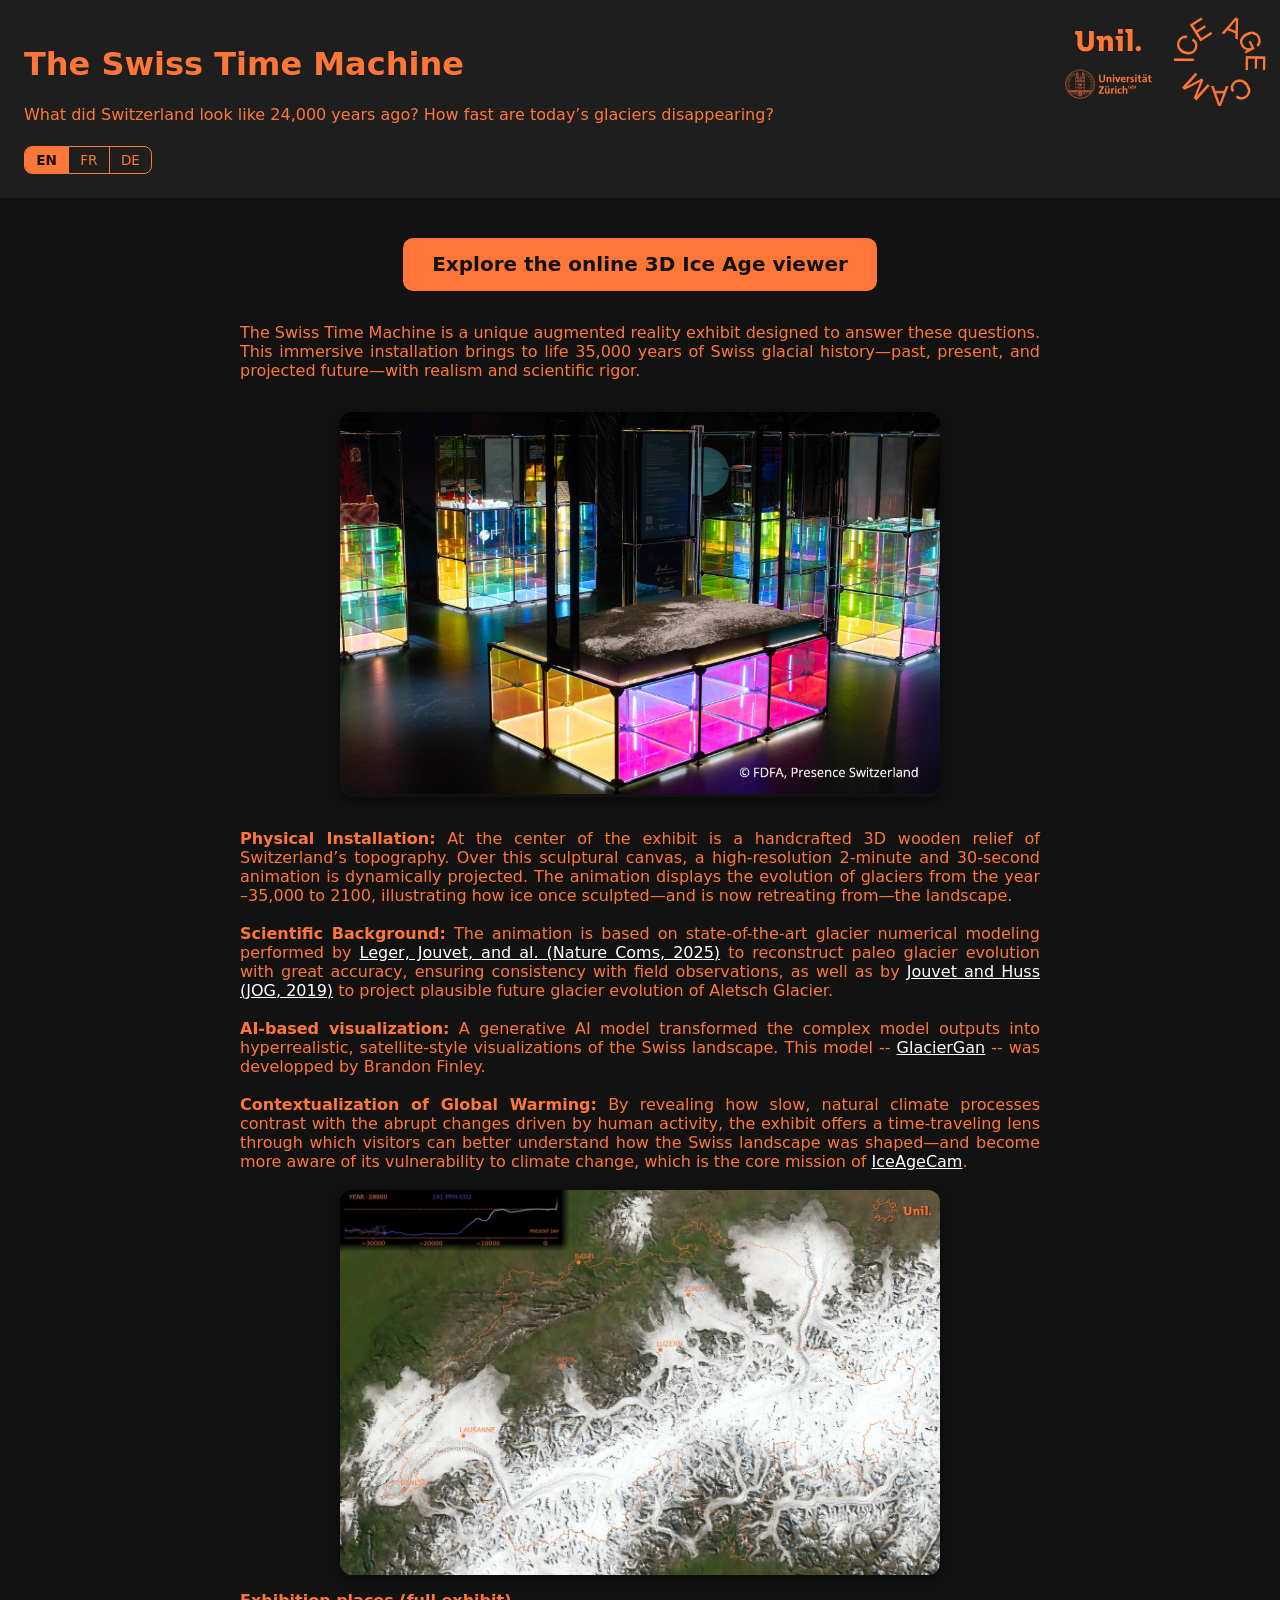
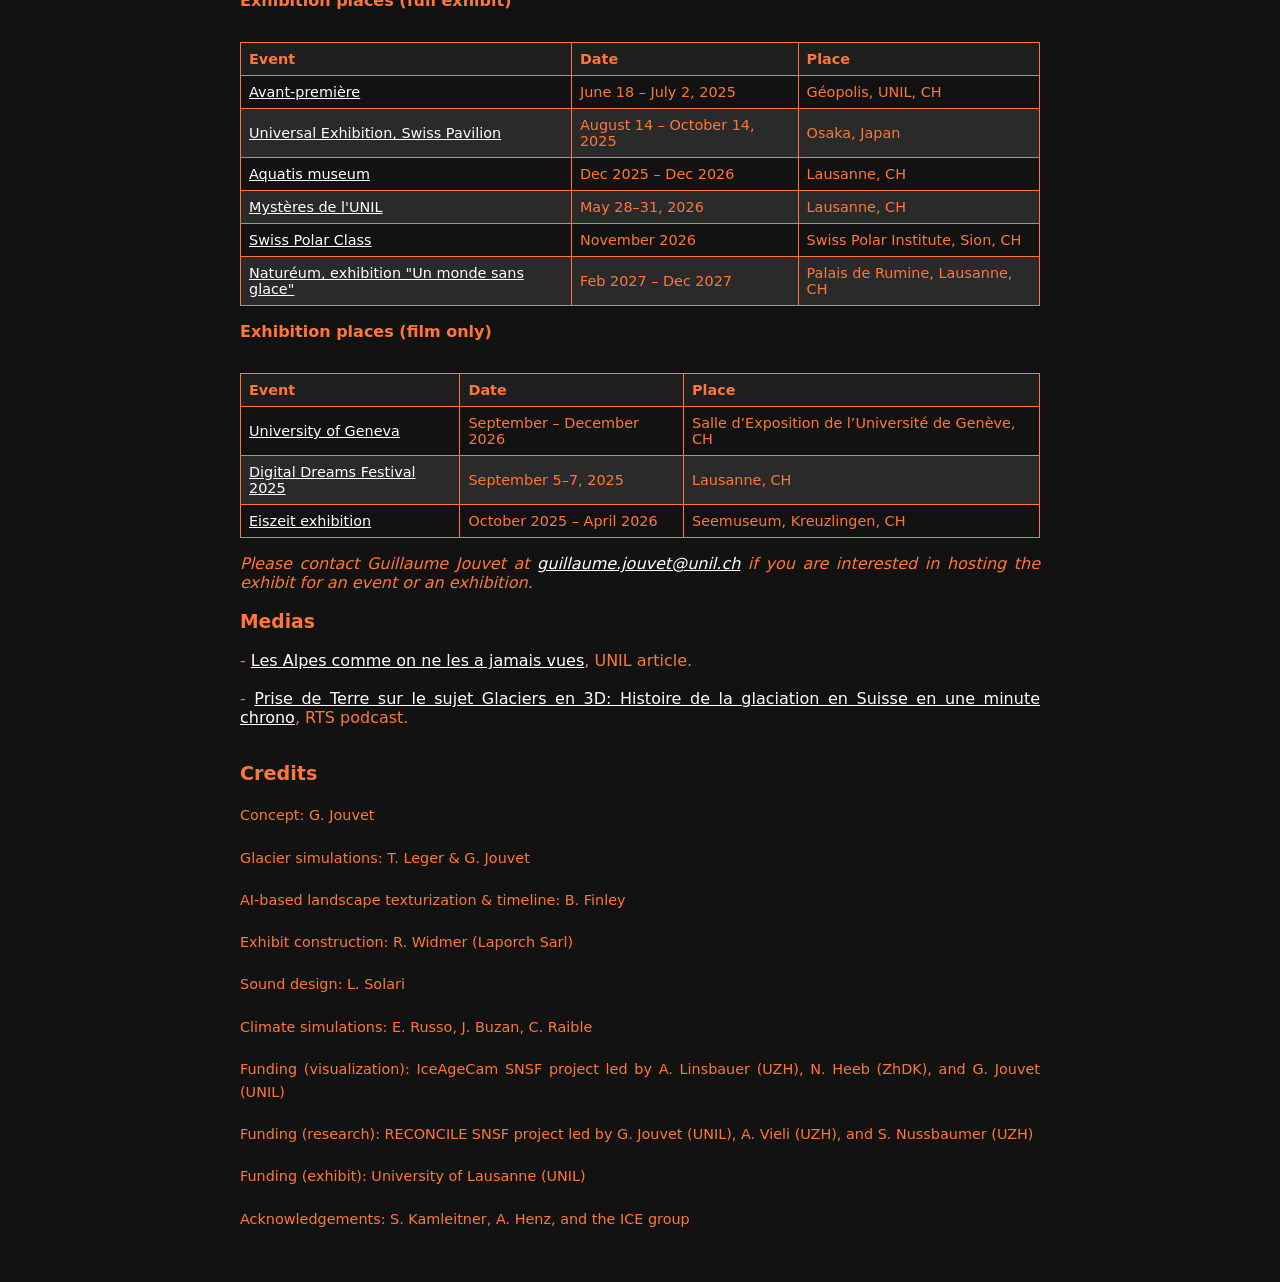
<file: index.html>
<!DOCTYPE html>
<html lang="en">
<head>
  <meta charset="UTF-8">
  <title>Swiss Time Machine</title>
  <meta name="viewport" content="width=device-width, initial-scale=1.0">
  <style>
    body { 
      font-family: 'DejaVu Sans', sans-serif; /* Apply the specified font */
      margin: 0; 
      padding: 0; 
      background: #121212; /* Dark background */
      color: rgb(255, 119, 56); /* Apply the specified color */
    }
    header {
      background: #1e1e1e; /* Darker header background */
      color: rgb(255, 119, 56); /* Inherit the specified color */
      padding: 1.5rem;
      text-align: left; /* Align header text to the left */
    }
    .content {
      max-width: 800px;
      margin: auto;
      padding: 2rem;
      color: rgb(255, 119, 56); /* Inherit the specified color */
    }
    .content p {
      text-align: justify; /* Justify text */
      margin-bottom: 1.2rem; /* Add spacing between paragraphs */
    }
    .content p strong {
      font-weight: bold; /* Bold titles */
    }
    /* Carousel styles */
    .carousel {
      position: relative;
      max-width: 600px; /* Adjust the width of the carousel */
      margin: 2rem auto;
      overflow: hidden;
      border-radius: 12px;
      box-shadow: 0 4px 12px rgba(0, 0, 0, 0.5); /* Adjusted shadow for dark theme */
      aspect-ratio: 1870 / 1200; /* Match the aspect ratio of your resized images */
      display: flex;
      align-items: center;
      justify-content: center;
    }
    .slides {
      display: flex;
      transition: transform 0.5s ease-in-out;
      width: calc(100% * 4); /* Adjust width based on the number of images */
    }
    .slides img {
      width: 100%; /* Ensure the image spans the full width of the carousel */
      height: 100%; /* Ensure the image spans the full height of the carousel */
      object-fit: contain; /* Ensure the entire image is visible without cropping */
      flex-shrink: 0; /* Prevent images from shrinking */
      border-radius: 12px;
    }
    .buttons {
      position: absolute;
      top: 50%;
      width: 100%;
      display: flex;
      justify-content: space-between;
      transform: translateY(-50%);
    }
    .buttons button {
      background: rgba(255, 255, 255, 0.2); /* Light button background */
      border: none;
      color: rgb(255, 119, 56); /* Apply the specified color */
      padding: 0.5rem 1rem;
      cursor: pointer;
      border-radius: 8px;
    }
    .references, .credits {
      margin-top: 2rem;
      text-align: left;
      font-size: 0.9rem; /* Slightly smaller font size */
      line-height: 1.6; /* Improve readability */
      color: rgb(255, 119, 56); /* Apply the specified color */
    }
    .references h3, .credits h3 {
      font-size: 1.2rem; /* Larger font size for headings */
      color: rgb(255, 119, 56); /* Apply the specified color */
      margin-bottom: 0.5rem;
    }
    /* 3D viewer button (top of the page) */
    .content p.viewer-cta {
      text-align: center;
      margin: 0.5rem 0 2rem;
    }
    .viewer-btn {
      display: inline-block;
      padding: 0.9rem 1.8rem;
      font-size: 1.25rem;
      font-weight: bold;
      color: #121212;
      background: rgb(255, 119, 56);
      border-radius: 10px;
      text-decoration: none;
      box-shadow: 0 0 0 0 rgba(255, 119, 56, 0.7);
      animation: viewer-pulse 1.6s ease-in-out infinite;
    }
    .viewer-btn:visited { color: #121212; }
    .viewer-btn:hover, .viewer-btn:focus-visible { background: white; color: #121212; animation: none; }
    .viewer-btn:focus-visible { outline: 2px solid white; outline-offset: 3px; }
    @keyframes viewer-pulse {
      0%   { box-shadow: 0 0 0 0 rgba(255, 119, 56, 0.7); opacity: 1; }
      50%  { box-shadow: 0 0 0 14px rgba(255, 119, 56, 0); opacity: 0.75; }
      100% { box-shadow: 0 0 0 0 rgba(255, 119, 56, 0); opacity: 1; }
    }
    @media (prefers-reduced-motion: reduce) { .viewer-btn { animation: none; } }
    .langs {
      display: inline-flex;
      margin-top: 0.4rem;
      border: 1px solid rgb(255, 119, 56);
      border-radius: 8px;
      overflow: hidden;
    }
    .langs button {
      background: transparent;
      color: rgb(255, 119, 56);
      border: 0;
      padding: 0.3rem 0.7rem;
      font: inherit;
      font-size: 0.85rem;
      cursor: pointer;
    }
    .langs button + button { border-left: 1px solid rgb(255, 119, 56); }
    .langs button.on { background: rgb(255, 119, 56); color: #121212; font-weight: bold; }
    .langs button:focus-visible { outline: 2px solid white; outline-offset: 2px; }
    .logos {
      position: absolute;
      top: 10px;
      right: 10px;
      display: flex;
      align-items: center;
      gap: 18px;
    }
    .logo {
      display: block;
      width: 100px; /* Adjust the size of the logo */
      height: auto; /* Maintain aspect ratio */
    }
    .logo-stack {
      display: flex;
      flex-direction: column;
      align-items: flex-start;
      gap: 8px;
    }
    .logo-unil {
      display: block;
      height: 40px;
      width: auto;
    }
    .logo-uzh {
      display: block;
      height: 30px;
      width: auto;
    }
    @media (max-width: 600px) {
      .logos { gap: 10px; }
      .logo { width: 60px; }
      .logo-unil { height: 22px; }
      .logo-uzh { height: 20px; }
    }
    .schedule {
      width: 100%;
      border-collapse: collapse;
      margin-top: 2rem;
      text-align: left;
      font-size: 0.9rem;
      color: rgb(255, 119, 56); /* Apply the specified color */
    }
    .schedule th, .schedule td {
      border: 1px solid rgb(255, 119, 56); /* Border color matches text color */
      padding: 0.5rem;
    }
    .schedule th {
      background-color: #1e1e1e; /* Darker background for table headers */
      font-weight: bold;
    }
    .schedule tr:nth-child(even) {
      background-color: #2a2a2a; /* Alternate row background for readability */
    }
    /* Link styles for better readability on dark background */
    a {
      color: white; /* White color for links */
      text-decoration: underline; /* Keep underline for link identification */
    }
    a:visited {
      color: #cccccc; /* Light gray for visited links */
    }
    a:hover {
      color: rgb(255, 119, 56); /* Orange color on hover to match theme */
    }
  </style>
</head>
<body>
  <!-- Logos (top right) -->
  <div class="logos">
    <div class="logo-stack">
      <a href="https://www.unil.ch" target="_blank"><img src="logo_unil_orange.svg" alt="Université de Lausanne (UNIL)" class="logo-unil"></a>
      <a href="https://www.uzh.ch" target="_blank"><img src="logo_uzh_orange.svg" alt="Universität Zürich (UZH)" class="logo-uzh"></a>
    </div>
    <a href="https://iceagecam.ch" target="_blank"><img src="Iceagecam_Logo_2.png" alt="IceAgeCam Logo" class="logo"></a>
  </div>

  <header>
    <h1>The Swiss Time Machine</h1>
    <p data-i18n="subtitle"> What did Switzerland look like 24,000 years ago? How fast are today’s glaciers disappearing?</p>
    <div class="langs" role="group" aria-label="Language">
      <button data-lang="en">EN</button><button data-lang="fr">FR</button><button data-lang="de">DE</button>
    </div>
  </header>

  <div class="content">
    <p class="viewer-cta"><a class="viewer-btn" href="viewer/" data-i18n="cta">Explore the online 3D Ice Age viewer</a></p>

    <p data-i18n="intro">The Swiss Time Machine is a unique augmented reality exhibit designed to answer these questions. This immersive installation brings to life 35,000 years of Swiss glacial history—past, present, and projected future—with realism and scientific rigor.</p>

    <div class="carousel">
      <div class="slides">
        <img src="fig1_resized.jpg" alt="Picture 1">
        <img src="figA.jpg" alt="Picture 3">
        <img src="figB.jpg" alt="Picture 4">
        <img src="figC.jpg" alt="Picture 5">
        <img src="figD.jpg" alt="Picture 6">
        <img src="fig4_resized.png" alt="Picture 7">
        <img src="fig5_resized.jpg" alt="Picture 8">
      </div>
      <div class="buttons">
        <button id="prev">⟨</button>
        <button id="next">⟩</button>
      </div>
    </div>

    <p data-i18n="install"><strong>Physical Installation:</strong> At the center of the exhibit is a handcrafted 3D wooden relief of Switzerland’s topography. Over this sculptural canvas, a high-resolution 2-minute and 30-second animation is dynamically projected. The animation displays the evolution of glaciers from the year –35,000 to 2100, illustrating how ice once sculpted—and is now retreating from—the landscape.</p>

    <p data-i18n="science"><strong>Scientific Background:</strong> The animation is based on state-of-the-art glacier numerical modeling performed by
        <a href="https://www.nature.com/articles/s41467-025-56168-3" target="_blank"> Leger, Jouvet, and al. (Nature Coms, 2025)</a>
        to reconstruct paleo glacier evolution with great accuracy, ensuring consistency with field observations,
        as well as by <a href="https://doi.org/10.1017/jog.2019.52" target="_blank"> Jouvet and Huss (JOG, 2019)</a>
        to project plausible future glacier evolution of Aletsch Glacier.</p>

    <p data-i18n="ai"><strong>AI-based visualization:</strong> A generative AI model transformed the
        complex model outputs into hyperrealistic, satellite-style visualizations
        of the Swiss landscape. This model
        -- <a href="https://meetingorganizer.copernicus.org/EGU24/EGU24-11133.html" target="_blank">GlacierGan</a> --
        was developped by Brandon Finley.</p>

    <p data-i18n="context"><strong>Contextualization of Global Warming:</strong> By revealing how slow, natural climate processes contrast with the abrupt changes driven by human activity, the exhibit offers a time-traveling lens through which visitors can better understand how the Swiss landscape was shaped—and become more aware of its vulnerability to climate change, which is the core mission of <a href="https://iceagecam.ch" target="_blank">IceAgeCam</a>.</p>

    <div class="timeline" style="text-align: center; margin: 1rem 0;">
    <video src="film_lgm.mp4" poster="film_lgm_poster.jpg" autoplay muted loop playsinline width="1280" height="822"
           data-i18n-aria="video_aria" aria-label="Animation of the film: Swiss glaciers around the Last Glacial Maximum, 28,000 to 20,000 BCE"
           style="display: block; margin: 0 auto; width: 100%; max-width: 600px; height: auto; border-radius: 12px; box-shadow: 0 4px 12px rgba(0, 0, 0, 0.5);"></video>
    </div>

    <p><strong data-i18n="places_full">Exhibition places (full exhibit)</strong></p>

    <table class="schedule">
      <thead>
        <tr><th data-i18n="th_event">Event</th><th data-i18n="th_date">Date</th><th data-i18n="th_place">Place</th></tr>
      </thead>
      <tbody>
        <tr>
          <td><a href="https://www.unil.ch/news/fr/1750355326155" target="_blank" data-i18n="e_preview">Avant-première</a></td>
          <td data-i18n="d_preview">June 18 – July 2, 2025</td>
          <td>Géopolis, UNIL, CH</td>
        </tr>
        <tr>
          <td><a href="https://houseofswitzerland.org/events/swiss-pavilion-expo-osaka" target="_blank" data-i18n="e_osaka">Universal Exhibition, Swiss Pavilion</a></td>
          <td data-i18n="d_osaka">August 14 – October 14, 2025</td>
          <td data-i18n="p_osaka">Osaka, Japan</td>
        </tr>
        <tr>
          <td><a href="https://www.aquatis.ch/" target="_blank" data-i18n="e_aquatis">Aquatis museum</a></td>
          <td data-i18n="d_aquatis">Dec 2025 – Dec 2026</td>
          <td>Lausanne, CH</td>
        </tr>
        <tr>
          <td><a href="https://mysteres.ch/2025/" target="_blank">Mystères de l'UNIL</a></td>
          <td data-i18n="d_mysteres">May 28–31, 2026</td>
          <td>Lausanne, CH</td>
        </tr>
        <tr>
          <td><a href="https://polar-class.ch/" target="_blank">Swiss Polar Class</a></td>
          <td data-i18n="d_polar">November 2026</td>
          <td>Swiss Polar Institute, Sion, CH</td>
        </tr>
        <tr>
          <td><a href="https://natureum.ch" target="_blank" data-i18n="e_natureum">Naturéum, exhibition "Un monde sans glace"</a></td>
          <td data-i18n="d_natureum">Feb 2027 – Dec 2027</td>
          <td>Palais de Rumine, Lausanne, CH</td>
        </tr>
      </tbody>
    </table>

    <p><strong data-i18n="places_film">Exhibition places (film only)</strong></p>

    <table class="schedule">
      <thead>
        <tr><th data-i18n="th_event">Event</th><th data-i18n="th_date">Date</th><th data-i18n="th_place">Place</th></tr>
      </thead>
      <tbody>
        <tr>
          <td><a href="https://www.unige.ch/cite/evenements/exposition/sable" target="_blank" data-i18n="e_unige">University of Geneva</a></td>
          <td data-i18n="d_unige">September – December 2026</td>
          <td>Salle d’Exposition de l’Université de Genève, CH</td>
        </tr>
        <tr>
          <td><a href="https://digitaldreamsfestival.ch/programme-2025/" target="_blank">Digital Dreams Festival 2025</a></td>
          <td data-i18n="d_dreams">September 5–7, 2025</td>
          <td>Lausanne, CH</td>
        </tr>
        <tr>
          <td><a href="https://seemuseum.ch/Ausstellungen" target="_blank" data-i18n="e_eiszeit">Eiszeit exhibition</a></td>
          <td data-i18n="d_eiszeit">October 2025 – April 2026</td>
          <td>Seemuseum, Kreuzlingen, CH</td>
        </tr>
      </tbody>
    </table>

    <p><em data-i18n="contact">Please contact Guillaume Jouvet at <a href="mailto:guillaume.jouvet@unil.ch">guillaume.jouvet@unil.ch</a> if you are interested in hosting the exhibit for an event or an exhibition.</em></p>

    <div class="medias">
    <h3 data-i18n="medias">Medias</h3>
    <p>- <a href="https://www.unil.ch/news/fr/1750355326155" target="_blank">Les Alpes comme on ne les a jamais vues</a>, <span data-i18n="m_unil">UNIL article.</span></p>
    <p>- <a href="https://www.rts.ch/audio-podcast/2025/audio/glaciers-en-3d-histoire-de-la-glaciation-en-suisse-en-une-minute-chrono-28927792.html" target="_blank">Prise de Terre sur le sujet Glaciers en 3D: Histoire de la glaciation en Suisse en une minute chrono</a>, <span data-i18n="m_rts">RTS podcast.</span></p>
    </div>

    <div class="credits">
      <h3 data-i18n="credits">Credits</h3>
      <p><span data-i18n="c_concept">Concept</span>: G. Jouvet</p>
      <p><span data-i18n="c_sim">Glacier simulations</span>: T. Leger &amp; G. Jouvet</p>
      <p><span data-i18n="c_ai">AI-based landscape texturization &amp; timeline</span>: B. Finley</p>
      <p><span data-i18n="c_build">Exhibit construction</span>: R. Widmer (Laporch Sarl)</p>
      <p><span data-i18n="c_sound">Sound design</span>: L. Solari</p>
      <p><span data-i18n="c_climate">Climate simulations</span>: E. Russo, J. Buzan, C. Raible</p>
      <p data-i18n="c_fund_vis">Funding (visualization): IceAgeCam SNSF project led by A. Linsbauer (UZH), N. Heeb (ZhDK), and G. Jouvet (UNIL)</p>
      <p data-i18n="c_fund_res">Funding (research): RECONCILE SNSF project led by G. Jouvet (UNIL), A. Vieli (UZH), and S. Nussbaumer (UZH)</p>
      <p data-i18n="c_fund_exh">Funding (exhibit): University of Lausanne (UNIL)</p>
      <p data-i18n="c_thanks">Acknowledgements: S. Kamleitner, A. Henz, and the ICE group</p>
    </div>
 
  </div>

  <script src="i18n.js"></script>
  <script>
    const slides = document.querySelector('.slides');
    const images = document.querySelectorAll('.slides img');
    const totalSlides = images.length;
    let index = 0;

    function showSlide(i) {
      index = (i + totalSlides) % totalSlides; // Ensure index wraps around
      slides.style.transform = `translateX(-${index * 100}%)`;
    }

    document.getElementById('prev').onclick = () => showSlide(index - 1);
    document.getElementById('next').onclick = () => showSlide(index + 1);

    // Optional autoplay
    setInterval(() => showSlide(index + 1), 4000);
  </script>
</body>
</html>
</file>
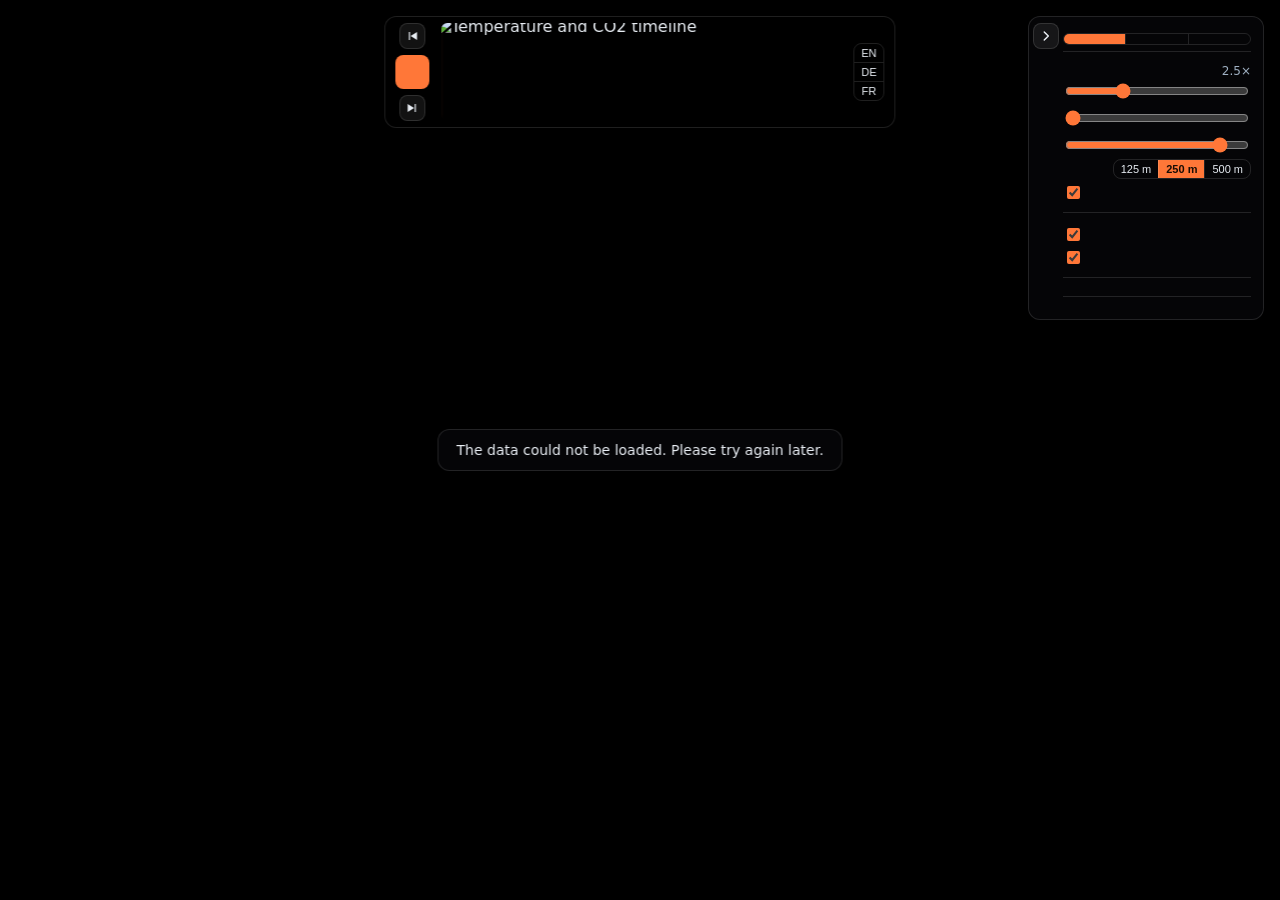
<file: viewer/index.html>
<!doctype html>
<html lang="en">
<head>
<meta charset="utf-8">
<meta name="viewport" content="width=device-width, initial-scale=1">
<title>Swiss Time Machine · 3D viewer</title>
<link rel="stylesheet" href="style.css">
<script type="importmap">
{ "imports": { "three": "./vendor/three.module.js", "three/addons/": "./vendor/" } }
</script>
</head>
<body>
<div id="scene"></div>
<div id="labels"></div>


<aside id="panel" class="glass">
  <button id="panelToggle" class="iconbtn" data-i18n-title="panelToggle"><svg width="14" height="14" viewBox="0 0 24 24" fill="currentColor" aria-hidden="true"><path d="M9 5l7 7-7 7" fill="none" stroke="currentColor" stroke-width="2.5" stroke-linecap="round" stroke-linejoin="round"/></svg></button>
  <div class="panel-body">
    <section>
      <h3 data-i18n="layer"></h3>
      <div class="seg" id="mode">
        <button data-v="0" class="on" data-i18n="texture"></button>
        <button data-v="1" data-i18n="thickness"></button>
        <button data-v="2" data-i18n="speed"></button>
      </div>
      <div id="legend" class="legend hidden">
        <div class="bar" id="legendBar"></div>
        <div class="ticks" id="legendTicks"></div>
      </div>
      <label class="row" id="opacityRow" hidden><span data-i18n="opacity"></span> <input id="opacity" type="range" min="0" max="1" step="0.05" value="0.75"></label>
    </section>
    <section>
      <h3 data-i18n="terrain"></h3>
      <label class="row"><span data-i18n="exag"></span> <output id="exagOut">2.5×</output>
        <input id="exag" type="range" min="1" max="6" step="0.1" value="2.5"></label>
      <label class="row"><span data-i18n="shade"></span> <input id="shade" autocomplete="off" type="range" min="0" max="1" step="0.05" value="0"></label>
      <label class="row"><span data-i18n="sun"></span> <input id="sunaz" type="range" min="0" max="360" step="5" value="315"></label>
      <div class="row"><span data-i18n="mesh"></span>
        <div class="seg small" id="meshRes">
          <button data-v="2" title="Native IGM grid — needs a strong GPU">125 m</button>
          <button data-v="0" class="on">250 m</button>
          <button data-v="1">500 m</button>
        </div>
      </div>
      <label class="check"><input id="hq" type="checkbox" checked> <span data-i18n="hq"></span></label>
    </section>
    <section>
      <h3 data-i18n="overlays"></h3>
      <label class="check"><input id="showBorder" type="checkbox" checked> <span data-i18n="border"></span></label>
      <label class="check"><input id="showCities" type="checkbox" checked> <span data-i18n="cities"></span></label>
    </section>
    <section>
      <h3 data-i18n="flyto"></h3>
      <div class="views" id="views"></div>
    </section>
    <section class="help" data-i18n-html="help"></section>
  </div>
</aside>

<div id="readout" class="glass hidden"></div>
<div id="loading" class="glass" data-i18n="loading">Loading…</div>

<footer id="timebar" class="glass">
  <div class="controls left">
    <button id="prev" class="iconbtn" data-i18n-title="prev"><svg width="14" height="14" viewBox="0 0 24 24" fill="currentColor" aria-hidden="true"><path d="M6 5h2v14H6zM20 5v14L9 12z"/></svg></button>
    <button id="play" class="iconbtn big" data-i18n-title="play"></button>
    <button id="next" class="iconbtn" data-i18n-title="next"><svg width="14" height="14" viewBox="0 0 24 24" fill="currentColor" aria-hidden="true"><path d="M16 5h2v14h-2zM4 5v14l11-7z"/></svg></button>
  </div>
  <div id="tlWrap" data-i18n-title="tlTitle"><span class="tlimg"><span class="tlinner"><img id="timeline" alt="Temperature and CO2 timeline" draggable="false"><span id="tlMarker"></span></span></span></div>
  <div class="controls right">
    <div class="seg small" id="lang" data-i18n-title="lang"><button data-v="en">EN</button><button data-v="de">DE</button><button data-v="fr">FR</button></div>
  </div>
</footer>

<script src="config.js"></script>
<script type="module" src="app.js"></script>
</body>
</html>
</file>
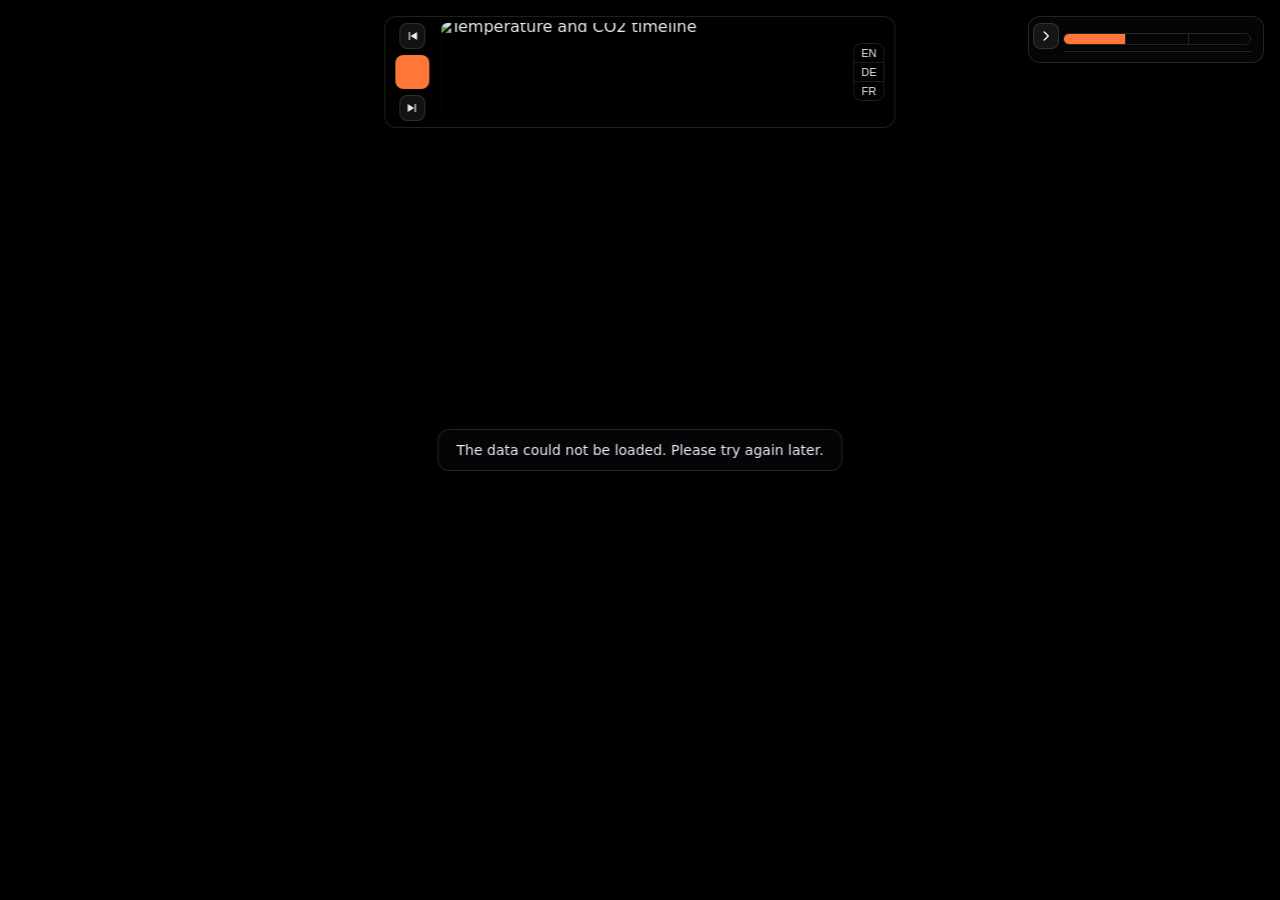
<file: vr2/index.html>
<!doctype html>
<html lang="en">
<head>
<meta charset="utf-8">
<meta name="viewport" content="width=device-width, initial-scale=1">
<title>Swiss Time Machine · VR</title>
<link rel="stylesheet" href="style.css">
<script type="importmap">
{ "imports": { "three": "./vendor/three.module.js", "three/addons/": "./vendor/" } }
</script>
</head>
<body>
<div id="scene"></div>
<div id="labels"></div>


<aside id="panel" class="glass">
  <button id="panelToggle" class="iconbtn" data-i18n-title="panelToggle"><svg width="14" height="14" viewBox="0 0 24 24" fill="currentColor" aria-hidden="true"><path d="M9 5l7 7-7 7" fill="none" stroke="currentColor" stroke-width="2.5" stroke-linecap="round" stroke-linejoin="round"/></svg></button>
  <div class="panel-body">
    <section>
      <h3 data-i18n="layer"></h3>
      <div class="seg" id="mode">
        <button data-v="0" class="on" data-i18n="texture"></button>
        <button data-v="1" data-i18n="thickness"></button>
        <button data-v="2" data-i18n="speed"></button>
      </div>
      <div id="legend" class="legend hidden">
        <div class="bar" id="legendBar"></div>
        <div class="ticks" id="legendTicks"></div>
      </div>
      <label class="row" id="opacityRow" hidden><span data-i18n="opacity"></span> <input id="opacity" type="range" min="0" max="1" step="0.05" value="0.75"></label>
    </section>
    <section hidden>
      <h3 data-i18n="terrain"></h3>
      <label class="row"><span data-i18n="exag"></span> <output id="exagOut">2.0×</output>
        <input id="exag" type="range" min="1" max="6" step="0.1" value="2"></label>
      <label class="row"><span data-i18n="shade"></span> <input id="shade" autocomplete="off" type="range" min="0" max="1" step="0.05" value="0"></label>
      <label class="row"><span data-i18n="sun"></span> <input id="sunaz" type="range" min="0" max="360" step="5" value="315"></label>
      <div class="row"><span data-i18n="mesh"></span>
        <div class="seg small" id="meshRes">
          <button data-v="2" title="Native IGM grid — needs a strong GPU">125 m</button>
          <button data-v="0" class="on">250 m</button>
          <button data-v="1">500 m</button>
        </div>
      </div>
      <label class="check"><input id="hq" type="checkbox" checked> <span data-i18n="hq"></span></label>
    </section>
    <section hidden>
      <h3 data-i18n="overlays"></h3>
      <label class="check"><input id="showBorder" type="checkbox" checked> <span data-i18n="border"></span></label>
      <label class="check"><input id="showCities" type="checkbox" checked> <span data-i18n="cities"></span></label>
    </section>
    <section hidden>
      <h3 data-i18n="flyto"></h3>
      <div class="views" id="views"></div>
    </section>
    <section class="help" data-i18n-html="help" hidden></section>
  </div>
</aside>

<div id="readout" class="glass hidden"></div>
<div id="loading" class="glass" data-i18n="loading">Loading…</div>

<footer id="timebar" class="glass">
  <div class="controls left">
    <button id="prev" class="iconbtn" data-i18n-title="prev"><svg width="14" height="14" viewBox="0 0 24 24" fill="currentColor" aria-hidden="true"><path d="M6 5h2v14H6zM20 5v14L9 12z"/></svg></button>
    <button id="play" class="iconbtn big" data-i18n-title="play"></button>
    <button id="next" class="iconbtn" data-i18n-title="next"><svg width="14" height="14" viewBox="0 0 24 24" fill="currentColor" aria-hidden="true"><path d="M16 5h2v14h-2zM4 5v14l11-7z"/></svg></button>
  </div>
  <div id="tlWrap" data-i18n-title="tlTitle"><span class="tlimg"><span class="tlinner"><img id="timeline" alt="Temperature and CO2 timeline" draggable="false"><span id="tlMarker"></span></span></span></div>
  <div class="controls right">
    <div class="seg small" id="lang" data-i18n-title="lang"><button data-v="en">EN</button><button data-v="de">DE</button><button data-v="fr">FR</button></div>
  </div>
</footer>

<script src="config.js"></script>
<script type="module" src="app.js"></script>
</body>
</html>
</file>
<file: viewer/style.css>
:root {
  --glass: rgba(8, 8, 10, 0.74);
  --line: rgba(255, 255, 255, 0.12);
  --text: #e9eef4;
  --muted: #9fb0c2;
  --accent: #ff7738;
  --ice: #8fd3ff;
  font-family: system-ui, -apple-system, "Segoe UI", Roboto, sans-serif;
  color-scheme: dark;
}
* { box-sizing: border-box; }
[hidden] { display: none !important; }
html, body { margin: 0; height: 100%; overflow: hidden; color: var(--text);
  background: #000; }
#scene { position: fixed; inset: 0; }
#scene canvas { display: block; }
.glass { background: var(--glass); backdrop-filter: blur(10px); -webkit-backdrop-filter: blur(10px);
  border: 1px solid var(--line); border-radius: 12px; box-shadow: 0 6px 24px rgba(0,0,0,.25); }
.hidden { display: none !important; }
body.noui .glass, body.noui #labels { display: none !important; }

#tlWrap { flex: 1; min-width: 0; display: flex; justify-content: center; cursor: ew-resize; touch-action: none; }
/* film timeline cropped to its content (.tlinner keeps the full image geometry) */
.tlimg { position: relative; display: block; overflow: hidden; width: 100%; aspect-ratio: 1132 / 276; background: #000;
  border-radius: 6px; }
.tlinner { position: absolute; left: -1.59%; top: -6.52%; width: 106.01%; height: 115.94%; }
#timeline { display: block; width: 100%; height: 100%; user-select: none; }
#tlMarker { position: absolute; top: 4%; bottom: 10%; width: 2px; margin-left: -1px; background: var(--accent);
  box-shadow: 0 0 6px var(--accent); pointer-events: none; }

/* side panel */
#panel { position: fixed; top: 16px; right: 16px; width: 236px; max-height: calc(100% - 32px); overflow: auto; padding: 4px 12px 10px; transition: transform .25s; }
@media (max-width: 1260px) { #panel { top: 144px; max-height: calc(100% - 160px); } }
#panel.collapsed { transform: translateX(calc(100% - 34px)); overflow: hidden; }
#panelToggle { position: absolute; top: 6px; left: 4px; }
#panel.collapsed #panelToggle { transform: rotate(180deg); }
.panel-body { margin-left: 22px; }
section { padding: 6px 0; border-bottom: 1px solid var(--line); }
section:last-child { border-bottom: 0; }
h3 { margin: 3px 0 6px; font-size: 10px; letter-spacing: .08em; text-transform: uppercase; color: var(--muted); font-weight: 600; }
.row { display: flex; flex-wrap: wrap; align-items: center; justify-content: space-between; font-size: 12px; margin: 4px 0; gap: 3px; }
.row input[type=range] { width: 100%; }
.row output { color: var(--muted); font-variant-numeric: tabular-nums; }
.check { display: flex; align-items: center; gap: 6px; font-size: 12px; margin: 4px 0; cursor: pointer; }
.check.small { font-size: 12px; color: var(--muted); }
input[type=range] { accent-color: var(--accent); }
input[type=checkbox] { accent-color: var(--accent); }
.seg { display: flex; border: 1px solid var(--line); border-radius: 8px; overflow: hidden; }
.seg button { flex: 1; white-space: nowrap; background: transparent; color: var(--text); border: 0; padding: 5px 6px; font-size: 11px; cursor: pointer; }
.seg button + button { border-left: 1px solid var(--line); }
.seg button.on { background: var(--accent); color: #1b0d05; font-weight: 600; }
.seg.small button { padding: 3px 7px; }
.views { display: grid; grid-template-columns: 1fr 1fr; gap: 5px; }
.views button { background: rgba(255,255,255,.06); color: var(--text); border: 1px solid var(--line); border-radius: 7px; padding: 4px; font-size: 11px; cursor: pointer; }
.views button:hover { border-color: var(--accent); }
.help { font-size: 10px; color: var(--muted); line-height: 1.5; }
.legend { margin-top: 10px; }
.legend .bar { height: 10px; border-radius: 3px; }
.legend .ticks { display: flex; justify-content: space-between; font-size: 11px; color: var(--muted); margin-top: 3px; }

/* top bar: play buttons | timeline | languages */
#timebar { position: fixed; top: 16px; left: max(50%, 560px); transform: translateX(-50%); padding: 6px 10px;
  display: flex; flex-direction: row; gap: 12px; align-items: center; background: rgba(0, 0, 0, 0.82); }
#tlWrap { flex: none; width: 400px; }
#timebar .controls.left { flex-direction: column; }
#lang { flex-direction: column; }
#lang button + button { border-left: 0; border-top: 1px solid var(--line); }
.controls { display: flex; align-items: center; gap: 6px; flex-shrink: 0; }
.iconbtn { display: inline-flex; align-items: center; justify-content: center; padding: 0; background: rgba(255,255,255,.07); color: var(--text); border: 1px solid var(--line); border-radius: 8px; width: 26px; height: 26px; cursor: pointer; font-size: 12px; line-height: 1; }
.iconbtn:hover { border-color: var(--accent); }
.iconbtn.big { width: 34px; height: 34px; font-size: 14px; background: var(--accent); color: #1b0d05; border: 0; }
select { background: rgba(255,255,255,.07); color: var(--text); border: 1px solid var(--line); border-radius: 8px; padding: 5px; font-size: 12px; }

/* hover readout & labels */
#readout { position: fixed; pointer-events: none; padding: 8px 10px; font-size: 12px; line-height: 1.5; font-variant-numeric: tabular-nums; min-width: 170px; }
#readout b { color: var(--ice); font-weight: 600; }
#readout .k { color: var(--muted); display: inline-block; width: 74px; }
#loading { position: fixed; left: 50%; top: 50%; transform: translate(-50%,-50%); padding: 12px 18px; font-size: 14px; }
#labels { position: fixed; inset: 0; pointer-events: none; }
.city { position: absolute; transform: translate(-50%, -100%); font-size: 12px; font-weight: 600; color: #fff;
  text-shadow: 0 1px 3px #000, 0 0 6px rgba(0,0,0,.6); white-space: nowrap; padding-bottom: 8px; }
.city::after { content: ""; position: absolute; left: 50%; bottom: 0; width: 7px; height: 7px; margin-left: -3.5px; border-radius: 50%; background: var(--accent); box-shadow: 0 0 0 1.5px #fff; }

@media (max-width: 960px) {
  #timebar { top: 84px; left: 16px; right: 16px; transform: none; flex-wrap: wrap; justify-content: space-between; }
  #tlWrap { order: -1; width: 100%; max-width: 480px; margin: 0 auto; }
  #timebar .controls.left, #lang { flex-direction: row; }
  #lang button + button { border-top: 0; border-left: 1px solid var(--line); }
  #panel { top: 290px; max-height: calc(100% - 306px); }
}
@media (max-width: 700px) {
  #panel { width: 240px; max-height: calc(100% - 330px); top: auto; bottom: 16px; }
  #timebar { left: 16px; right: 16px; }
}
#lang { flex-shrink: 0; align-self: center; }
/* "More info" button + logos */
#brand { position: fixed; top: 16px; left: 16px; z-index: 5; display: grid; grid-auto-flow: column;
  grid-template-rows: auto auto; align-items: center; justify-items: start; gap: 6px 14px; }
#brand .back, #brand a:not(:has(img[src*="unil"], img[src*="uzh"])) { grid-row: span 2; }   /* UNIL above UZH */
#brand img { display: block; height: 56px; width: auto; }
#brand a:has(img[src*="unil"]) img { height: 24px; }
#brand a:has(img[src*="uzh"]) img { height: 18px; }
#brand .back { font-size: 12px; color: var(--text); text-decoration: none; background: var(--glass); border: 1px solid var(--line);
  border-radius: 8px; padding: 7px 12px; white-space: nowrap; }
#brand .back:hover, #brand .back:focus-visible { border-color: var(--accent); color: var(--accent); }
body.noui #brand { display: none; }
@media (max-width: 700px) { #brand img { height: 34px; } #brand a:has(img[src*="unil"]) img { height: 16px; }
  #brand a:has(img[src*="uzh"]) img { height: 14px; } }
</file>
<file: vr2/style.css>
:root {
  --glass: rgba(8, 8, 10, 0.74);
  --line: rgba(255, 255, 255, 0.12);
  --text: #e9eef4;
  --muted: #9fb0c2;
  --accent: #ff7738;
  --ice: #8fd3ff;
  font-family: system-ui, -apple-system, "Segoe UI", Roboto, sans-serif;
  color-scheme: dark;
}
* { box-sizing: border-box; }
[hidden] { display: none !important; }
html, body { margin: 0; height: 100%; overflow: hidden; color: var(--text);
  background: #000; }
#scene { position: fixed; inset: 0; }
#scene canvas { display: block; }
.glass { background: var(--glass); backdrop-filter: blur(10px); -webkit-backdrop-filter: blur(10px);
  border: 1px solid var(--line); border-radius: 12px; box-shadow: 0 6px 24px rgba(0,0,0,.25); }
.hidden { display: none !important; }
body.noui .glass, body.noui #labels, body.noui #xrButtons, body.noui #title, body.noui #timebar { display: none !important; }

#tlWrap { flex: 1; min-width: 0; display: flex; justify-content: center; cursor: ew-resize; touch-action: none; }
/* film timeline cropped to its content (.tlinner keeps the full image geometry) */
.tlimg { position: relative; display: block; overflow: hidden; width: 100%; aspect-ratio: 1132 / 276; background: #000;
  border-radius: 6px; }
.tlinner { position: absolute; left: -1.59%; top: -6.52%; width: 106.01%; height: 115.94%; }
#timeline { display: block; width: 100%; height: 100%; user-select: none; }
#tlMarker { position: absolute; top: 4%; bottom: 10%; width: 2px; margin-left: -1px; background: var(--accent);
  box-shadow: 0 0 6px var(--accent); pointer-events: none; }

/* side panel */
#panel { position: fixed; top: 16px; right: 16px; width: 236px; max-height: calc(100% - 32px); overflow: auto; padding: 4px 12px 10px; transition: transform .25s; }
@media (max-width: 1260px) { #panel { top: 144px; max-height: calc(100% - 160px); } }
#panel.collapsed { transform: translateX(calc(100% - 34px)); overflow: hidden; }
#panelToggle { position: absolute; top: 6px; left: 4px; }
#panel.collapsed #panelToggle { transform: rotate(180deg); }
.panel-body { margin-left: 22px; }
section { padding: 6px 0; border-bottom: 1px solid var(--line); }
section:last-child { border-bottom: 0; }
h3 { margin: 3px 0 6px; font-size: 10px; letter-spacing: .08em; text-transform: uppercase; color: var(--muted); font-weight: 600; }
.row { display: flex; flex-wrap: wrap; align-items: center; justify-content: space-between; font-size: 12px; margin: 4px 0; gap: 3px; }
.row input[type=range] { width: 100%; }
.row output { color: var(--muted); font-variant-numeric: tabular-nums; }
.check { display: flex; align-items: center; gap: 6px; font-size: 12px; margin: 4px 0; cursor: pointer; }
.check.small { font-size: 12px; color: var(--muted); }
input[type=range] { accent-color: var(--accent); }
input[type=checkbox] { accent-color: var(--accent); }
.seg { display: flex; border: 1px solid var(--line); border-radius: 8px; overflow: hidden; }
.seg button { flex: 1; white-space: nowrap; background: transparent; color: var(--text); border: 0; padding: 5px 6px; font-size: 11px; cursor: pointer; }
.seg button + button { border-left: 1px solid var(--line); }
.seg button.on { background: var(--accent); color: #1b0d05; font-weight: 600; }
.seg.small button { padding: 3px 7px; }
.views { display: grid; grid-template-columns: 1fr 1fr; gap: 5px; }
.views button { background: rgba(255,255,255,.06); color: var(--text); border: 1px solid var(--line); border-radius: 7px; padding: 4px; font-size: 11px; cursor: pointer; }
.views button:hover { border-color: var(--accent); }
.help { font-size: 10px; color: var(--muted); line-height: 1.5; }
.legend { margin-top: 10px; }
.legend .bar { height: 10px; border-radius: 3px; }
.legend .ticks { display: flex; justify-content: space-between; font-size: 11px; color: var(--muted); margin-top: 3px; }

/* top bar: play buttons | timeline | languages */
#timebar { position: fixed; top: 16px; left: max(50%, 560px); transform: translateX(-50%); padding: 6px 10px;
  display: flex; flex-direction: row; gap: 12px; align-items: center; background: rgba(0, 0, 0, 0.82); }
#tlWrap { flex: none; width: 400px; }
#timebar .controls.left { flex-direction: column; }
#lang { flex-direction: column; }
#lang button + button { border-left: 0; border-top: 1px solid var(--line); }
.controls { display: flex; align-items: center; gap: 6px; flex-shrink: 0; }
.iconbtn { display: inline-flex; align-items: center; justify-content: center; padding: 0; background: rgba(255,255,255,.07); color: var(--text); border: 1px solid var(--line); border-radius: 8px; width: 26px; height: 26px; cursor: pointer; font-size: 12px; line-height: 1; }
.iconbtn:hover { border-color: var(--accent); }
.iconbtn.big { width: 34px; height: 34px; font-size: 14px; background: var(--accent); color: #1b0d05; border: 0; }
select { background: rgba(255,255,255,.07); color: var(--text); border: 1px solid var(--line); border-radius: 8px; padding: 5px; font-size: 12px; }

/* hover readout & labels */
#readout { position: fixed; pointer-events: none; padding: 8px 10px; font-size: 12px; line-height: 1.5; font-variant-numeric: tabular-nums; min-width: 170px; }
#readout b { color: var(--ice); font-weight: 600; }
#readout .k { color: var(--muted); display: inline-block; width: 74px; }
#loading { position: fixed; left: 50%; top: 50%; transform: translate(-50%,-50%); padding: 12px 18px; font-size: 14px; }
#labels { position: fixed; inset: 0; pointer-events: none; }
.city { position: absolute; transform: translate(-50%, -100%); font-size: 12px; font-weight: 600; color: #fff;
  text-shadow: 0 1px 3px #000, 0 0 6px rgba(0,0,0,.6); white-space: nowrap; padding-bottom: 8px; }
.city::after { content: ""; position: absolute; left: 50%; bottom: 0; width: 7px; height: 7px; margin-left: -3.5px; border-radius: 50%; background: var(--accent); box-shadow: 0 0 0 1.5px #fff; }

@media (max-width: 960px) {
  #timebar { top: 84px; left: 16px; right: 16px; transform: none; flex-wrap: wrap; justify-content: space-between; }
  #tlWrap { order: -1; width: 100%; max-width: 480px; margin: 0 auto; }
  #timebar .controls.left, #lang { flex-direction: row; }
  #lang button + button { border-top: 0; border-left: 1px solid var(--line); }
  #panel { top: 290px; max-height: calc(100% - 306px); }
}
@media (max-width: 700px) {
  #panel { width: 240px; max-height: calc(100% - 330px); top: auto; bottom: 16px; }
  #timebar { left: 16px; right: 16px; }
}
#lang { flex-shrink: 0; align-self: center; }
/* "More info" button + logos */
#brand { position: fixed; top: 16px; left: 16px; z-index: 5; display: grid; grid-auto-flow: column;
  grid-template-rows: auto auto; align-items: center; justify-items: start; gap: 6px 14px; }
#brand .back, #brand a:not(:has(img[src*="unil"], img[src*="uzh"])) { grid-row: span 2; }   /* UNIL above UZH */
#brand img { display: block; height: 56px; width: auto; }
#brand a:has(img[src*="unil"]) img { height: 24px; }
#brand a:has(img[src*="uzh"]) img { height: 18px; }
#brand .back { font-size: 12px; color: var(--text); text-decoration: none; background: var(--glass); border: 1px solid var(--line);
  border-radius: 8px; padding: 7px 12px; white-space: nowrap; }
#brand .back:hover, #brand .back:focus-visible { border-color: var(--accent); color: var(--accent); }
body.noui #brand { display: none; }
@media (max-width: 700px) { #brand img { height: 34px; } #brand a:has(img[src*="unil"]) img { height: 16px; }
  #brand a:has(img[src*="uzh"]) img { height: 14px; } }
/* VR page: mode buttons */
#xrButtons { position: fixed; left: 50%; bottom: 24px; transform: translateX(-50%); z-index: 6; display: flex; flex-wrap: wrap;
  justify-content: center; gap: 12px; max-width: calc(100% - 32px); }
#xrButtons button { font-size: 18px; font-weight: 600; padding: 14px 24px; border-radius: 10px; border: 0; cursor: pointer;
  background: var(--accent); color: #1b0d05; }
#xrButtons button:disabled { background: #444; color: #999; cursor: not-allowed; }
#xrInfo { flex-basis: 100%; text-align: center; margin: 0; font-size: 13px; color: var(--muted); }
</file>
